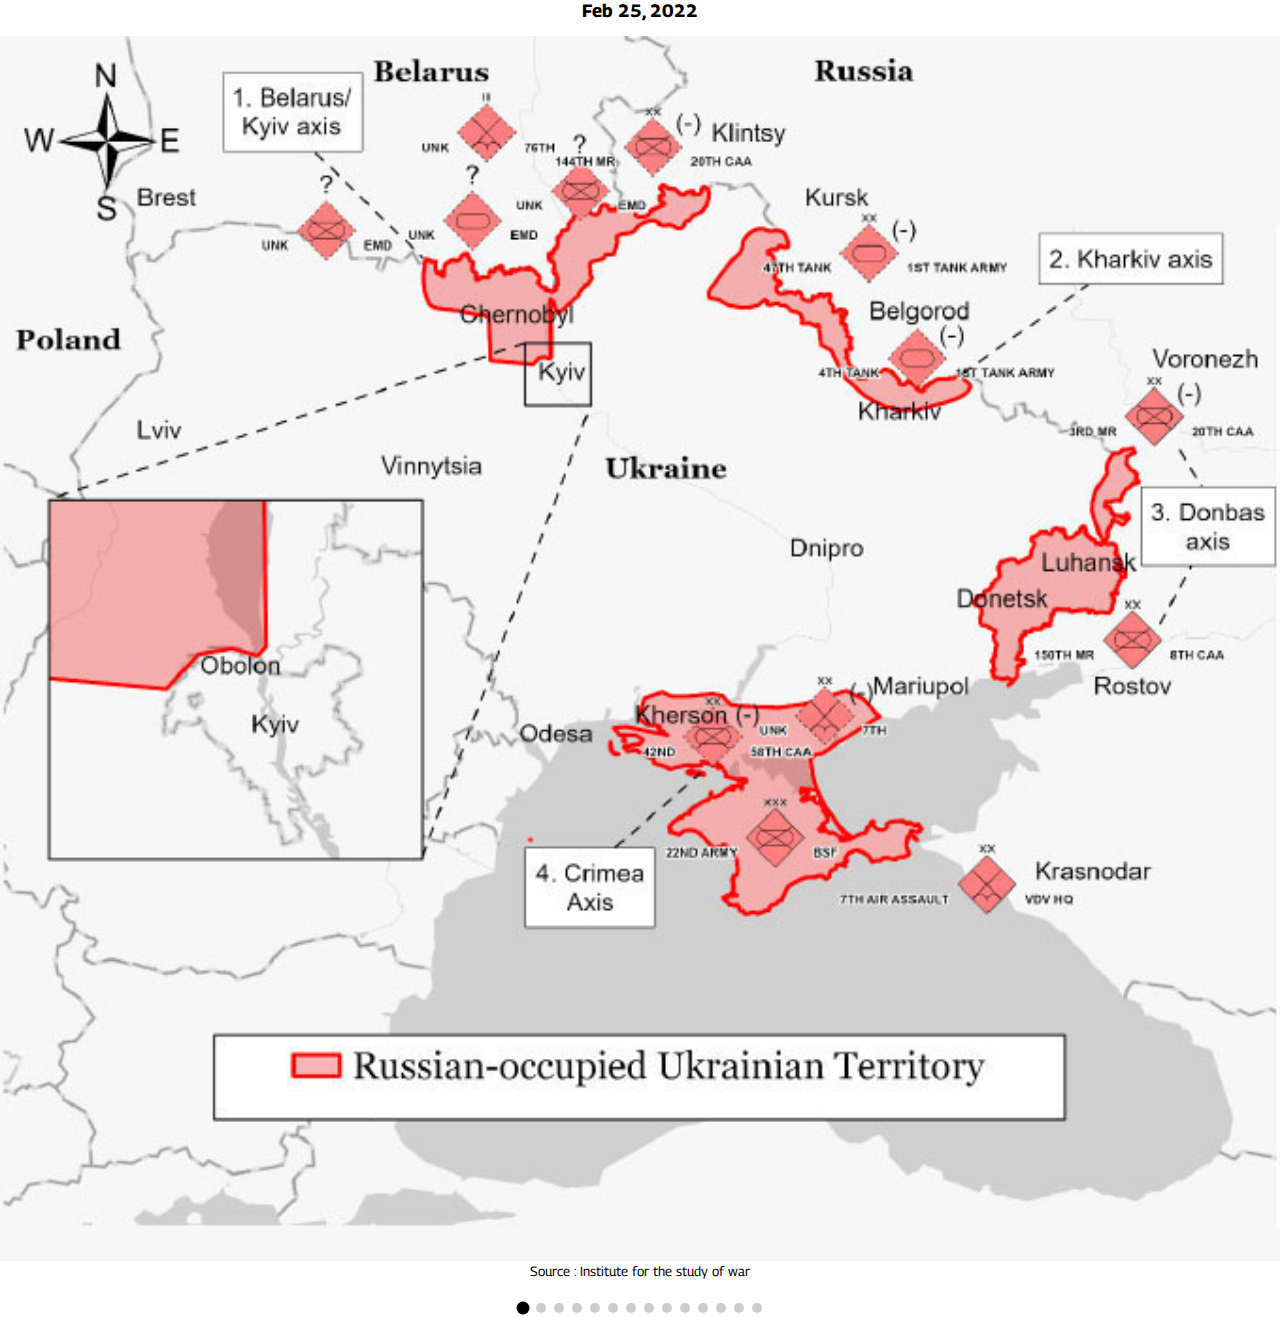
<file: invasion.html>
<!DOCTYPE html>
<html lang="en">
  <head>
    <meta charset="UTF-8" />
    <meta http-equiv="X-UA-Compatible" content="IE=edge" />
    <meta name="viewport" content="width=device-width, initial-scale=1.0" />
    <title>What’s happening in the Russia-Ukraine conflict?</title>
    <link rel="preconnect" href="https://fonts.googleapis.com" />
    <link rel="preconnect" href="https://fonts.gstatic.com" crossorigin />
    <link
      href="https://fonts.googleapis.com/css2?family=Georama:ital,wght@0,200;0,300;0,400;0,500;0,600;0,700;1,200;1,300;1,400;1,500;1,600;1,700&display=swap"
      rel="stylesheet"
    />
    <!-- Link Swiper's CSS -->
    <link
      rel="stylesheet"
      href="https://unpkg.com/swiper/swiper-bundle.min.css"
    />

    <!-- Demo styles -->
    <style>
      html,
      body {
        position: relative;
        height: 100%;
        padding: 0;
        margin: 0;
        font-family: "Georama", sans-serif;
      }

      .swiper {
        width: 100%;
        height: 100%;
        overflow: visible;
        text-align: center;
      }

      .swiper-pagination {
        position: relative;
        bottom: -18px !important;
      }

      .swiper-slide {
        text-align: center;
        font-size: 18px;
        background: #fff;
        height: auto;
        /* Center slide text vertically */
        display: -webkit-box;
        display: -ms-flexbox;
        display: -webkit-flex;
        display: flex;
        -webkit-box-pack: center;
        -ms-flex-pack: center;
        -webkit-justify-content: center;
        justify-content: center;
        -webkit-box-align: center;
        -ms-flex-align: center;
        -webkit-align-items: center;
        align-items: center;
        display: flex;
        flex-direction: column;
      }

      .swiper-slide .date-time {
        margin-bottom: 15px;
        font-weight: bold;
        color: #000;
        display: flex;
        justify-content: center;
        width: 100%;
        text-align: center;
      }

      .swiper-slide img {
        display: block;
        width: 100%;
        height: auto;
        /* object-fit: cover; */
      }

      .swiper-pagination-bullet {
        width: 10px;
        height: 10px;
      }

      .swiper-pagination-bullet.swiper-pagination-bullet-active {
        background-color: #000;
        transform: scale(1.3);
      }
    </style>
  </head>
  <body>
    <section>
      <div class="swiper mySwiper1">
        <div class="swiper-wrapper">
          <div class="swiper-slide">
            <div class="date-time">
              <span>Feb 25, 2022</span>
            </div>
            <img src="img/war-map/1.jpg" width="100%" alt="" />
          </div>
          <!--.swiper-slide-->
          <div class="swiper-slide">
            <div class="date-time">
              <span>Feb 28, 2022</span>
            </div>
            <img src="img/war-map/2.jpg" width="100%" alt="" />
          </div>
          <!--.swiper-slide-->
          <div class="swiper-slide">
            <div class="date-time">
              <span>Mar 1, 2022</span>
            </div>
            <img src="img/war-map/3.jpg" width="100%" alt="" />
          </div>
          <!--.swiper-slide-->
          <div class="swiper-slide">
            <div class="date-time">
              <span>Mar 3, 2022</span>
            </div>
            <img src="img/war-map/4.jpg" width="100%" alt="" />
          </div>
          <!--.swiper-slide-->
          <div class="swiper-slide">
            <div class="date-time">
              <span>Mar 6, 2022</span>
            </div>
            <img src="img/war-map/5.jpg" width="100%" alt="" />
          </div>
          <!--.swiper-slide-->
          <div class="swiper-slide">
            <div class="date-time">
              <span>Mar 22, 2022</span>
            </div>
            <img src="img/war-map/6.jpg" width="100%" alt="" />
          </div>
          <!--.swiper-slide-->
          <div class="swiper-slide">
            <div class="date-time">
              <span>Apr 01, 2022</span>
            </div>
            <img src="img/war-map/7.jpg" width="100%" alt="" />
          </div>
          <!--.swiper-slide-->
          <div class="swiper-slide">
            <div class="date-time">
              <span>Apr 08, 2022</span>
            </div>
            <img src="img/war-map/8.jpg" width="100%" alt="" />
          </div>
          <!--.swiper-slide-->
          <div class="swiper-slide">
            <div class="date-time">
              <span>Apr 16, 2022</span>
            </div>
            <img src="img/war-map/9.jpg" width="100%" alt="" />
          </div>
          <!--.swiper-slide-->
          <div class="swiper-slide">
            <div class="date-time">
              <span>Apr 23 , 2022</span>
            </div>
            <img src="img/war-map/10.jpg" width="100%" alt="" />
          </div>
          <!--.swiper-slide-->
          <div class="swiper-slide">
            <div class="date-time">
              <span>May 01 , 2022</span>
            </div>
            <img src="img/war-map/11.jpg" width="100%" alt="" />
          </div>
          <!--.swiper-slide-->
          <div class="swiper-slide">
            <div class="date-time">
              <span>May 08 , 2022</span>
            </div>
            <img src="img/war-map/12.jpg" width="100%" alt="" />
          </div>
          <!--.swiper-slide-->
          <div class="swiper-slide">
            <div class="date-time">
              <span>May 12 , 2022</span>
            </div>
            <img src="img/war-map/13.jpg" width="100%" alt="" />
          </div>
          <!--.swiper-slide-->
          <div class="swiper-slide">
            <div class="date-time">
              <span>May 17 , 2022</span>
            </div>
            <img src="img/war-map/14.jpg" width="100%" alt="" />
          </div>
          <!--.swiper-slide-->
        </div>
        <small>Source : Institute for the study of war</small>
        <div class="swiper-pagination"></div>
      </div>
      <!--.mySwiper1-->
    </section>
    <script src="https://unpkg.com/swiper/swiper-bundle.min.js"></script>
    <!-- <script src="https://cdnjs.cloudflare.com/ajax/libs/gsap/3.3.0/gsap.min.js"></script> -->
    <!-- <script src="https://cdnjs.cloudflare.com/ajax/libs/gsap/3.3.0/ScrollTrigger.min.js"></script> -->
    <!-- <script src="scroll-app.js"></script> -->
    <!-- Initialize Swiper -->
    <script>
      var swiper = new Swiper(".mySwiper1", {
        pagination: {
          el: ".swiper-pagination",
          clickable: true,
        },
        navigation: {
          nextEl: ".swiper-button-next",
          prevEl: ".swiper-button-prev",
        },
      });
      swiper.on("slideChange", function (e) {
        console.log("*** mySwiper.activeIndex", swiper);
        console.log("*** mySwiper.activeIndex", swiper.activeIndex);
      });
    </script>
  </body>
</html>
</file>
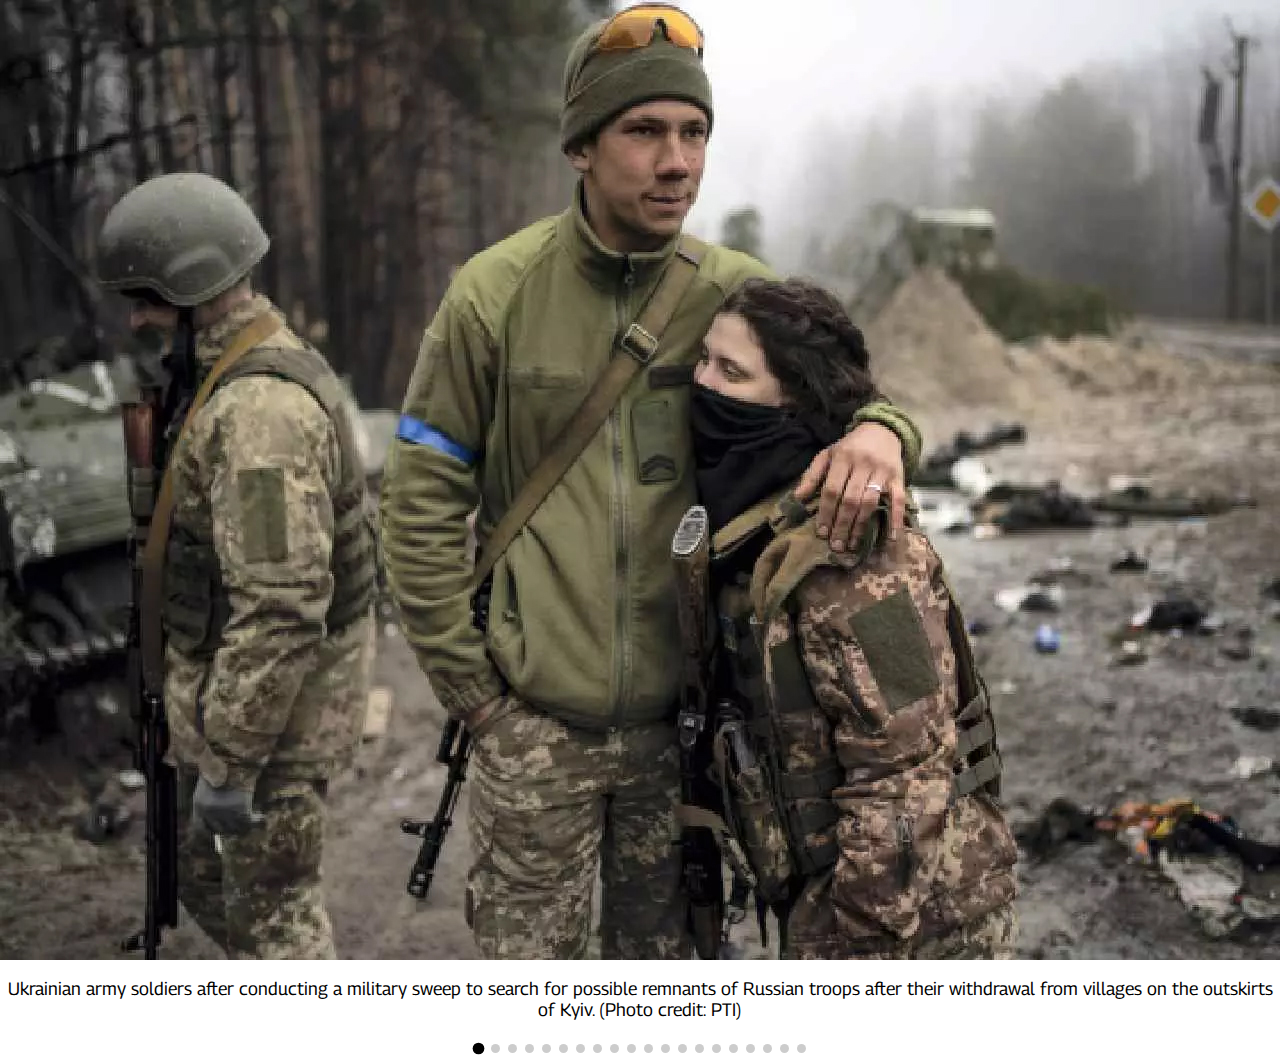
<file: photos.html>
<!DOCTYPE html>
<html lang="en">
  <head>
    <meta charset="UTF-8" />
    <meta http-equiv="X-UA-Compatible" content="IE=edge" />
    <meta name="viewport" content="width=device-width, initial-scale=1.0" />
    <title>What’s happening in the Russia-Ukraine conflict?</title>
    <link rel="preconnect" href="https://fonts.googleapis.com" />
    <link rel="preconnect" href="https://fonts.gstatic.com" crossorigin />
    <link
      href="https://fonts.googleapis.com/css2?family=Georama:ital,wght@0,200;0,300;0,400;0,500;0,600;0,700;1,200;1,300;1,400;1,500;1,600;1,700&display=swap"
      rel="stylesheet"
    />
    <!-- Link Swiper's CSS -->
    <link
      rel="stylesheet"
      href="https://unpkg.com/swiper/swiper-bundle.min.css"
    />

    <!-- Demo styles -->
    <style>
      html,
      body {
        position: relative;
        height: 100%;
        padding: 0;
        margin: 0;
        font-family: "Georama", sans-serif;
      }

      .swiper {
        width: 100%;
        height: 100%;
        overflow: visible;
        text-align: center;
      }

      .swiper-pagination {
        position: relative;
        bottom: 0 !important;
        left: 0 !important;
        /* transform: translateX(-50%); */
      }

      .swiper-slide {
        text-align: center;
        font-size: 18px;
        background: #fff;
        height: auto;
        /* Center slide text vertically */
        display: -webkit-box;
        display: -ms-flexbox;
        display: -webkit-flex;
        display: flex;
        -webkit-box-pack: center;
        -ms-flex-pack: center;
        -webkit-justify-content: center;
        justify-content: center;
        -webkit-box-align: center;
        -ms-flex-align: center;
        -webkit-align-items: center;
        align-items: center;
        display: flex;
        flex-direction: column;
        justify-content: start;
      }

      .swiper-slide .date-time {
        margin-bottom: 15px;
        font-weight: bold;
        color: red;
        display: flex;
        justify-content: space-between;
        width: 100%;
      }

      .swiper-slide img {
        display: block;
        width: 100%;
        height: auto;
        /* object-fit: cover; */
      }

      .swiper-pagination-bullet {
        width: 9px;
        height: 9px;
      }

      .swiper-pagination-bullet.swiper-pagination-bullet-active {
        background-color: #000;
        transform: scale(1.3);
      }
    </style>
  </head>
  <body>
    <section>
      <div class="swiper mySwiper1">
        <div class="swiper-wrapper">
          <!-- <div class="swiper-slide swiper-slide1">
            <img src="img/image/1.jpg" alt="" />
            <p>
              People, fighting in the southern city of Mariupol, arrive in a
              small convoy after the opening of a humanitarian corridor at a
              registration centre for internally displaced people in
              Zaporizhzhia. (Photo credit: AFP)
            </p>
          </div> -->
          <!-- <div class="swiper-slide swiper-slide2">
            <img src="img/image/2.jpg" alt="" />
            <p>
              Local residents sell eggs at a makeshift street market with a
              damaged military vehicle in an area controlled by Russian-backed
              separatist forces in Mariupol. (Photo credit: AFP)
            </p>
          </div> -->
          <!-- <div class="swiper-slide swiper-slide3">
            <img src="img/image/3.jpg" alt="" />
            <p>
              A damaged building in Mariupol which is now under the Government
              of the Donetsk People's Republic control. (Photo credit: PTI)
            </p>
          </div> -->
          <!-- <div class="swiper-slide swiper-slide4">
            <img src="img/image/4.jpg" alt="" />
            <p>
              This satellite image provided by Maxar Technologies shows overview
              of Azovstal Iron and Steel Works factory in eastern Mariupol. Many
              Mariupol civilians, including children, took shelter at this
              plant. (Photo credit: PTI)
            </p>
          </div> -->
          <!-- <div class="swiper-slide swiper-slide5">
            <img src="img/image/5.jpg" alt="" />
            <p>
              Crew, in forensic overalls, remove corpses from the grave. At
              least, dozens were buried in the 40-feet deep mass grave. (Photo
              credit: AFP)
            </p>
          </div> -->
          <!-- <div class="swiper-slide swiper-slide6">
            <img src="img/image/6.jpg" alt="" />
            <p>
              Mariupol has seen the most intense fighting since the Kremlin
              launched its attack on Feb 24. (Photo credit: AFP)
            </p>
          </div>
          <div class="swiper-slide swiper-slide7">
            <img src="img/image/7.jpg" alt="" />
            <p>
              Ukrainian forces said they had been defending the port for 47 days
              and "did everything possible and impossible" to retain control of
              the city. (Photo credit: AFP)
            </p>
          </div> -->
          <!-- <div class="swiper-slide swiper-slide8">
            <img src="img/image/8.jpg" alt="" />
            <p>
              UK PM Boris Johnson has travelled to Kyiv to show that UK stands
              “unwaveringly” with Ukraine (Photo credit: AP)
            </p>
          </div> -->
          <!-- <div class="swiper-slide swiper-slide9">
            <img src="img/image/9.jpg" alt="" />
            <p>
              Ukrainian servicemen checking streets for booby traps in the
              formerly Russian-occupied Kyiv suburb. (Photo credit: AP)
            </p>
          </div> -->
          <!-- <div class="swiper-slide swiper-slide10">
            <img src="img/image/10.jpg" alt="" />
            <p>
              strategic Black Sea port of Odesa was rocked by airstrikes after
              Kyiv warned that Russia was trying to consolidate its troops in
              the south. Russia's defence ministry said it had targeted an oil
              refinery and three fuel storage facilities with "high-precision
              sea and air-based missiles". (Photo credit: AFP)
            </p>
          </div>
          <div class="swiper-slide swiper-slide11">
            <img src="img/image/11.jpg" alt="" />
            <p>
              A Ukrainian military armoured vehicle which was destroyed during
              fighting between Russian and Ukrainian forces on the outskirts of
              Kyiv. (Photo credit: PTI)
            </p>
          </div> -->
          <div class="swiper-slide swiper-slide12">
            <img src="img/image/12.jpg" alt="" />
            <p>
              Ukrainian army soldiers after conducting a military sweep to
              search for possible remnants of Russian troops after their
              withdrawal from villages on the outskirts of Kyiv. (Photo credit:
              PTI)
            </p>
          </div>
          <div class="swiper-slide swiper-slide13">
            <img src="img/image/13.jpg" alt="" />
            <p>
              Turkish President Recep Tayyip Erdogan with Russian and Ukrainian
              delegation at the opening of the Ukrainian-Russian talks in
              Istanbul. (Photo credit: AFP)
            </p>
          </div>
          <div class="swiper-slide swiper-slide14">
            <img src="img/image/14.jpg" alt="" />
            <p>A map of Ukraine. (Photo credit: AFP)</p>
          </div>
          <div class="swiper-slide swiper-slide15">
            <img src="img/image/15.jpg" alt="" />
            <p>
              Moscow's Pushkin Square witnessed protests against Russia's
              invasion of Ukraine. Moscow police had to disperse the crowds,
              detaining protesters who did not leave. (Photo credit: AFP)
            </p>
          </div>
          <div class="swiper-slide swiper-slide16">
            <img src="img/image/16.jpg" alt="" />
            <p>
              Firefighters working at a damaged residential building at Koshytsa
              Street, a suburb in Kyiv. (Photo credit: AFP)
            </p>
          </div>
          <div class="swiper-slide swiper-slide17">
            <img src="img/image/17.jpg" alt="" />
            <p>
              A Ukrainian soldier walking past the debris of a burning military
              truck in Kyiv. (Photo credit: AFP)
            </p>
          </div>
          <div class="swiper-slide swiper-slide18">
            <img src="img/image/18.jpg" alt="" />
            <p>
              The Ukrainian Prime Minister Zelenskyy, seen here in military
              gear, went viral when supporters painted him as a hero after he
              refused US offer to leave Kyiv for his own safety. (Photo credit:
              Instagram)
            </p>
          </div>
          <div class="swiper-slide swiper-slide19">
            <img src="img/image/19.jpg" alt="" />
            <p>
              Ukrainian children, who fled the conflict, playing at a shelter in
              Siret, Romania. (Photo credit: AP)
            </p>
          </div>
          <div class="swiper-slide swiper-slide20">
            <img src="img/image/20.jpg" alt="" />
            <p>
              In this picture taken on March 18, 109 empty strollers are seen
              placed outside the Lviv city council during an action to highlight
              the number of children killed in ongoing war. (Photo credit: AFP)
            </p>
          </div>
          <div class="swiper-slide swiper-slide21">
            <img src="img/image/21.jpg" alt="" />
            <p>
              Ukrainian Preident Volodymyr Zelensky with UN Secretary-General
              Antonio Guterres. The Security Council failed to go far enough in
              its efforts to "prevent and end" Russia's war in Ukraine, UN
              Secretary-General admitted while visiting Kyiv. (Photo credit:
              AFP)
            </p>
          </div>
          <div class="swiper-slide swiper-slide22">
            <img src="img/image/22.jpg" alt="" />
            <p>
              A destroyed building in Mariupol, in territory under the
              government of the Donetsk People’s Republic, eastern Ukraine.
              (Photo credit: AP)
            </p>
          </div>
          <div class="swiper-slide swiper-slide23">
            <img src="img/image/23.jpg" alt="" />
            <p>
              Servicemen of Donetsk People's Republic militia in an area
              controlled by Russian-backed separatist forces in Mariupol. (Photo
              credit: AP/Alexei Alexandrov)
            </p>
          </div>
          <div class="swiper-slide swiper-slide24">
            <img src="img/image/24.jpg" alt="" />
            <p>
              Like many European nations, Poland and Bulgaria are heavily
              dependent on Russian gas supplies. (Photo credit: AFP)
            </p>
          </div>
          <div class="swiper-slide swiper-slide25">
            <img src="img/image/25.jpg" alt="" />
            <p>
              A serviceman stands guard at a destroyed Ukrainian Antonov An-225
              "Mriya" cargo aircraft amid the Russian invasion of Ukraine.
              Airport of town of Hostomel, in Kyiv region. (Photo credit: AFP)
            </p>
          </div>
          <div class="swiper-slide swiper-slide26">
            <img src="img/image/26.jpg" alt="" />
            <p>
              The UNSC has expressed “deep concern" over the "maintenance of
              peace and security" of Ukraine. (Photo Credit: PTI)
            </p>
          </div>
          <div class="swiper-slide swiper-slide27">
            <img src="img/image/27.jpg" alt="" />
            <p>
              Employees react after a Russian bombing hit the Hryhoriy Skovoroda
              Literary Memorial Museum, amid Russia's attack on Ukraine, in
              Skovorodynivka village near Kharkiv. (Photo Credit: Reuters)
            </p>
          </div>
          <div class="swiper-slide swiper-slide28">
            <img src="img/image/28.jpg" alt="" />
            <p>
              Ukraine war has entered day 73 and the focus has now shifted to
              eastern regions of Kharkiv, Odessa and Mariupol. (Photo: AP)
            </p>
          </div>
          <div class="swiper-slide swiper-slide29">
            <img src="img/image/29.jpg" alt="" />
            <p>
              Ukraine soldier's ordeal offers view into prisoner swaps. (Photo
              Credit: AFP)
            </p>
          </div>
          <div class="swiper-slide swiper-slide30">
            <img src="img/image/30.jpg" alt="" />
            <p>
              A Ukrainian serviceman patrols during a reconnaissance mission in
              a recently retaken village on the outskirts of Kharkiv, east
              Ukraine. (Photo credit: AP)
            </p>
          </div>
          <div class="swiper-slide swiper-slide31">
            <img src="img/image/31.jpg" alt="" />
            <p>
              Two Ukrainian villagers stay inside a basement used as an
              improvised bomb shelter in Kutuzivka in east Ukraine. (Photo
              credit: AP)
            </p>
          </div>
        </div>
        <div class="swiper-pagination"></div>
      </div>
      <!--.mySwiper1-->
    </section>
    <script src="https://unpkg.com/swiper/swiper-bundle.min.js"></script>
    <!-- <script src="https://cdnjs.cloudflare.com/ajax/libs/gsap/3.3.0/gsap.min.js"></script> -->
    <!-- <script src="https://cdnjs.cloudflare.com/ajax/libs/gsap/3.3.0/ScrollTrigger.min.js"></script> -->
    <!-- <script src="scroll-app.js"></script> -->
    <!-- Initialize Swiper -->
    <script>
      var swiper = new Swiper(".mySwiper1", {
        pagination: {
          el: ".swiper-pagination",
          clickable: true,
        },
        navigation: {
          nextEl: ".swiper-button-next",
          prevEl: ".swiper-button-prev",
        },
      });
      swiper.on("slideChange", function (e) {
        console.log("*** mySwiper.activeIndex", swiper);
        console.log("*** mySwiper.activeIndex", swiper.activeIndex);
      });
    </script>
  </body>
</html>
</file>
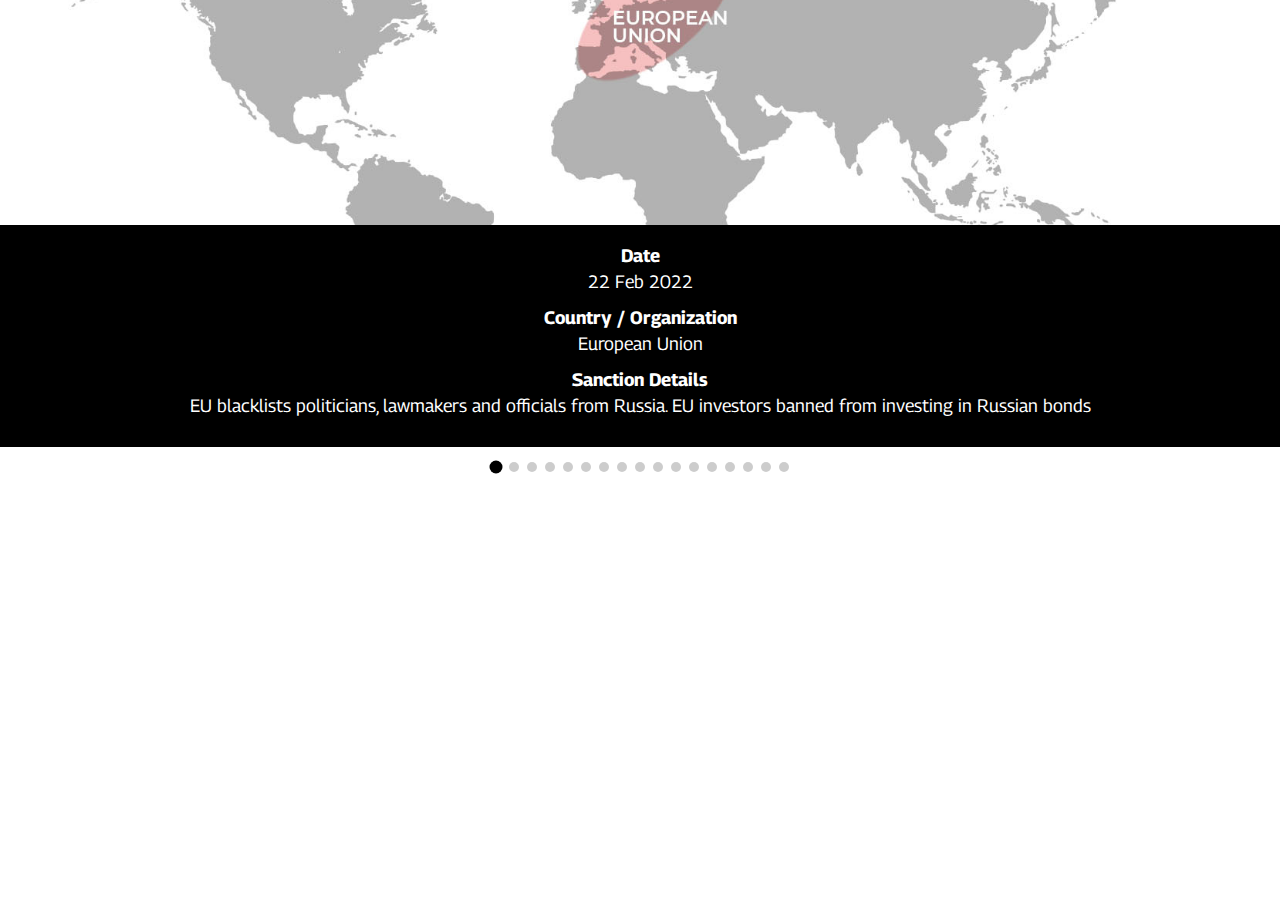
<file: sanction.html>
<!DOCTYPE html>
<html lang="en">
  <head>
    <meta charset="UTF-8" />
    <meta http-equiv="X-UA-Compatible" content="IE=edge" />
    <meta name="viewport" content="width=device-width, initial-scale=1.0" />
    <title>What’s happening in the Russia-Ukraine conflict?</title>
    <link rel="preconnect" href="https://fonts.googleapis.com" />
    <link rel="preconnect" href="https://fonts.gstatic.com" crossorigin />
    <link
      href="https://fonts.googleapis.com/css2?family=Georama:ital,wght@0,200;0,300;0,400;0,500;0,600;0,700;1,200;1,300;1,400;1,500;1,600;1,700&display=swap"
      rel="stylesheet"
    />
    <!-- Link Swiper's CSS -->
    <link
      rel="stylesheet"
      href="https://unpkg.com/swiper/swiper-bundle.min.css"
    />

    <!-- Demo styles -->
    <style>
      html,
      body {
        position: relative;
        height: 100%;
        padding: 0;
        margin: 0;
        font-family: "Georama", sans-serif;
      }

      .swiper {
        width: 100%;
        height: 100%;
        overflow: visible;
        text-align: center;
      }

      .swiper-pagination {
        position: relative;
        bottom: 25px !important;
        background-color: #fff;
        height: 34px;
        padding: 10px 0;
      }

      .swiper-slide {
        text-align: center;
        font-size: 18px;
        background: #000;
        color: #fff;
        height: auto;
        /* Center slide text vertically */
        display: -webkit-box;
        display: -ms-flexbox;
        display: -webkit-flex;
        display: flex;
        -webkit-box-pack: center;
        -ms-flex-pack: center;
        -webkit-justify-content: start;
        justify-content: start;
        -webkit-box-align: center;
        -ms-flex-align: center;
        -webkit-align-items: center;
        align-items: center;
        display: flex;
        flex-direction: column;
      }

      .swiper-slide .date-time {
        margin-bottom: 15px;
        font-weight: bold;
        color: red;
        display: flex;
        justify-content: space-between;
        width: 100%;
      }

      .swiper-slide img {
        display: block;
        width: 101%;
        height: 225px;
        object-fit: cover;
      }

      .swiper-pagination-bullet {
        width: 10px;
        height: 10px;
      }

      .swiper-pagination-bullet.swiper-pagination-bullet-active {
        background-color: #000;
        transform: scale(1.3);
      }

      .sanction-details {
        margin: 20px 0;
        padding: 0 20px;
      }
      .sanction-details h4 {
        margin: 0 0 5px 0;
      }
      .sanction-details p {
        margin: 0 0 15px 0;
      }
    </style>
  </head>
  <body>
    <section>
      <div class="swiper mySwiper1">
        <div class="swiper-wrapper">
          <div class="swiper-slide">
            <img src="img/sanction-maps/map_1.jpg" width="100%" alt="" />
            <div class="sanction-details">
              <h4>Date</h4>
              <p>22 Feb 2022</p>
              <h4>Country / Organization</h4>
              <p>European Union</p>
              <h4>Sanction Details</h4>
              <p>
                EU blacklists politicians, lawmakers and officials from Russia.
                EU investors banned from investing in Russian bonds
              </p>
            </div>
          </div>
          <!--.swiper-slide-->
          <div class="swiper-slide">
            <img src="img/sanction-maps/map_2.jpg" width="100%" alt="" />
            <div class="sanction-details">
              <h4>Date</h4>
              <p>27 Feb 2022</p>
              <h4>Country / Organization</h4>
              <p>EU, US, UK and Japan</p>
              <h4>Sanction Details</h4>
              <p>
                Russian blocked from access to international payments system
                SWIFT
              </p>
            </div>
          </div>
          <!--.swiper-slide-->
          <div class="swiper-slide">
            <img src="img/sanction-maps/map_3.jpg" width="100%" alt="" />
            <div class="sanction-details">
              <h4>Date</h4>
              <p>28 Feb 2022</p>
              <h4>Country / Organization</h4>
              <p>Canada and Norway</p>
              <h4>Sanction Details</h4>
              <p>
                Canada bans imports of oil from Russia. Noway declares
                divestment of its sovereign fund from Russia
              </p>
            </div>
          </div>
          <!--.swiper-slide-->
          <div class="swiper-slide">
            <img src="img/sanction-maps/map_4.jpg" width="100%" alt="" />
            <div class="sanction-details">
              <h4>Date</h4>
              <p>01 Mar 2022</p>
              <h4>Country / Organization</h4>
              <p>UK, Canada and Singapore</p>
              <h4>Sanction Details</h4>
              <p>
                Both the countries ban Russian ships from docking in their
                ports. Singapore joins other countries in terms of financial
                sanctions.
              </p>
            </div>
          </div>
          <!--.swiper-slide-->
          <div class="swiper-slide">
            <img src="img/sanction-maps/map_5.jpg" width="100%" alt="" />
            <div class="sanction-details">
              <h4>Date</h4>
              <p>02 Mar 2022</p>
              <h4>Country / Organization</h4>
              <p>EU</p>
              <h4>Sanction Details</h4>
              <p>
                Distribution of state-owned Russian media houses - Russia Today
                and Sputnik - blocked across Europe
              </p>
            </div>
          </div>
          <!--.swiper-slide-->
          <div class="swiper-slide">
            <img src="img/sanction-maps/map_6.jpg" width="100%" alt="" />
            <div class="sanction-details">
              <h4>Date</h4>
              <p>07 Mar 2022</p>
              <h4>Country / Organization</h4>
              <p>New Zealand and Switzerland</p>
              <h4>Sanction Details</h4>
              <p>
                Russians ships banned from New Zealand ports along with other
                sanctions. Switzerland bans transactions with Russian Central
                Bank
              </p>
            </div>
          </div>
          <!--.swiper-slide-->
          <div class="swiper-slide">
            <img src="img/sanction-maps/map_7.jpg" width="100%" alt="" />
            <div class="sanction-details">
              <h4>Date</h4>
              <p>08 Mar 2022</p>
              <h4>Country / Organization</h4>
              <p>US, UK and Japan</p>
              <h4>Sanction Details</h4>
              <p>
                Russian oil and other energy imports banned by US while UK
                decides to phase out imports by the end of 2022. Japan bans
                export of refinery equipments to Russia
              </p>
            </div>
          </div>
          <!--.swiper-slide-->
          <div class="swiper-slide">
            <img src="img/sanction-maps/map_8.jpg" width="100%" alt="" />
            <div class="sanction-details">
              <h4>Date</h4>
              <p>15 Mar 2022</p>
              <h4>Country / Organization</h4>
              <p>UK, EU and Japan</p>
              <h4>Sanction Details</h4>
              <p>Sanctions on Russian wealthy individuals</p>
            </div>
          </div>
          <!--.swiper-slide-->
          <div class="swiper-slide">
            <img src="img/sanction-maps/map_9.jpg" width="100%" alt="" />
            <div class="sanction-details">
              <h4>Date</h4>
              <p>25 Mar 2022</p>
              <h4>Country / Organization</h4>
              <p>Finland</p>
              <h4>Sanction Details</h4>
              <p>The railway link between EU and Russian closed down</p>
            </div>
          </div>
          <!--.swiper-slide-->
          <div class="swiper-slide">
            <img src="img/sanction-maps/map_10.jpg" width="100%" alt="" />
            <div class="sanction-details">
              <h4>Date</h4>
              <p>05 Apr 2022</p>
              <h4>Country / Organization</h4>
              <p>US and Canada</p>
              <h4>Sanction Details</h4>
              <p>
                Darknet market and virtual currency exchange sanctioned by US.
                Aviation insurance exports banned by Canada
              </p>
            </div>
          </div>
          <!--.swiper-slide-->
          <div class="swiper-slide">
            <img src="img/sanction-maps/map_11.jpg" width="100%" alt="" />
            <div class="sanction-details">
              <h4>Date</h4>
              <p>08 Apr 2022</p>
              <h4>Country / Organization</h4>
              <p>US and EU</p>
              <h4>Sanction Details</h4>
              <p>
                Import tariffs increased by US along with ban on energy imports
                from Russia. Uk sanctions daughters of Putin and Lavrov
              </p>
            </div>
          </div>
          <!--.swiper-slide-->
          <div class="swiper-slide">
            <img src="img/sanction-maps/map_12.jpg" width="100%" alt="" />
            <div class="sanction-details">
              <h4>Date</h4>
              <p>14 Apr 2022</p>
              <h4>Country / Organization</h4>
              <p>Australia</p>
              <h4>Sanction Details</h4>
              <p>
                Russia owned enterpises in the fields of Energy, Shipping,
                Technology sanctioned by Australia.
              </p>
            </div>
          </div>
          <!--.swiper-slide-->
          <div class="swiper-slide">
            <img src="img/sanction-maps/map_13.jpg" width="100%" alt="" />
            <div class="sanction-details">
              <h4>Date</h4>
              <p>21 Apr 2022</p>
              <h4>Country / Organization</h4>
              <p>UK</p>
              <h4>Sanction Details</h4>
              <p>
                United Kingdom sanctions Russian Generals as well as Russian
                Oligarchs
              </p>
            </div>
          </div>
          <!--.swiper-slide-->
          <div class="swiper-slide">
            <img src="img/sanction-maps/map_14.jpg" width="100%" alt="" />
            <div class="sanction-details">
              <h4>Date</h4>
              <p>27 Apr 2022</p>
              <h4>Country / Organization</h4>
              <p>Russia and Switzerland</p>
              <h4>Sanction Details</h4>
              <p>
                Russia cuts natural gas exports to Poland and Bulgaria.
                Switzerland implements more of EU sanctions.
              </p>
            </div>
          </div>
          <!--.swiper-slide-->
          <div class="swiper-slide">
            <img src="img/sanction-maps/map_15.jpg" width="100%" alt="" />
            <div class="sanction-details">
              <h4>Date</h4>
              <p>04 May 2022</p>
              <h4>Country / Organization</h4>
              <p>UK and EU</p>
              <h4>Sanction Details</h4>
              <p>
                Uk bans services export to Russia and sanctions Russian media
                outlets. EU sanctions oil trade.
              </p>
            </div>
          </div>
          <!--.swiper-slide-->
          <div class="swiper-slide">
            <img src="img/sanction-maps/map_16.jpg" width="100%" alt="" />
            <div class="sanction-details">
              <h4>Date</h4>
              <p>09 May 2022</p>
              <h4>Country / Organization</h4>
              <p>US, UK and G7 countries</p>
              <h4>Sanction Details</h4>
              <p>
                UK adds new import tariffs and bans exports. US suspends some
                tariffs on Ukrainian steel imports. G7 countries commit more to
                financial, individual as well as import-export sanctions
              </p>
            </div>
          </div>
          <!--.swiper-slide-->
          <div class="swiper-slide">
            <img src="img/sanction-maps/map_17.jpg" width="100%" alt="" />
            <div class="sanction-details">
              <h4>Date</h4>
              <p>13 May 2022</p>
              <h4>Country / Organization</h4>
              <p>UK</p>
              <h4>Sanction Details</h4>
              <p>UK sanctions more connections of Putin</p>
            </div>
          </div>
          <!--.swiper-slide-->
        </div>
        <!-- <small>Source : Institute for the study of war</small> -->
        <div class="swiper-pagination"></div>
      </div>
      <!--.mySwiper1-->
    </section>
    <script src="https://unpkg.com/swiper/swiper-bundle.min.js"></script>
    <!-- <script src="https://cdnjs.cloudflare.com/ajax/libs/gsap/3.3.0/gsap.min.js"></script> -->
    <!-- <script src="https://cdnjs.cloudflare.com/ajax/libs/gsap/3.3.0/ScrollTrigger.min.js"></script> -->
    <!-- <script src="scroll-app.js"></script> -->
    <!-- Initialize Swiper -->
    <script>
      var swiper = new Swiper(".mySwiper1", {
        pagination: {
          el: ".swiper-pagination",
          clickable: true,
        },
        navigation: {
          nextEl: ".swiper-button-next",
          prevEl: ".swiper-button-prev",
        },
      });
      swiper.on("slideChange", function (e) {
        console.log("*** mySwiper.activeIndex", swiper);
        console.log("*** mySwiper.activeIndex", swiper.activeIndex);
      });
    </script>
  </body>
</html>
</file>
